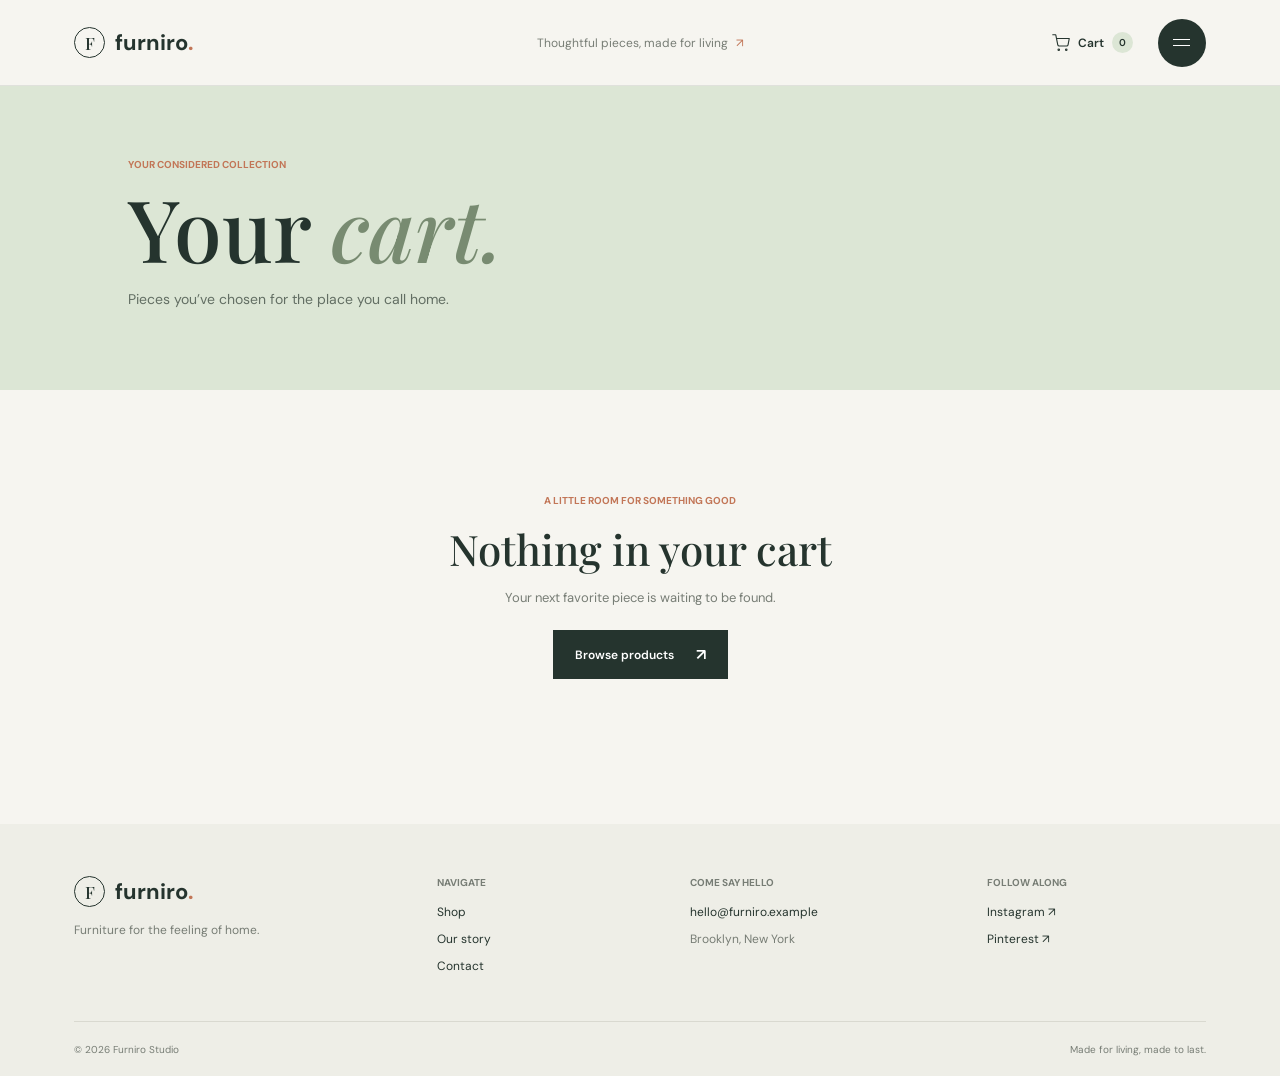
<file: cart.html>
<!DOCTYPE html>
<html lang="en">
<head>
  <meta charset="UTF-8">
  <meta name="viewport" content="width=device-width, initial-scale=1.0">
  <meta name="description" content="Review the pieces in your Furniro shopping cart.">
  <title>Your cart — Furniro</title>
  <link rel="stylesheet" href="style.css">
  <script src="app.js" defer></script>
</head>
<body>
  <header class="site-header">
    <a class="brand" href="index.html" aria-label="Furniro home"><span class="brand-mark">F</span> furniro<span class="brand-period">.</span></a>
    <a class="header-note" href="shop.html">Thoughtful pieces, made for living <span>↗</span></a>
    <div class="header-actions"><a class="cart-link" href="cart.html" aria-label="Shopping cart"><svg class="cart-icon" viewBox="0 0 24 24" aria-hidden="true"><circle cx="9" cy="21" r="1"></circle><circle cx="19" cy="21" r="1"></circle><path d="M1 1h4l2.7 13.4a2 2 0 0 0 2 1.6h9.7a2 2 0 0 0 2-1.6L23 6H6"></path></svg><span>Cart</span><span class="cart-count" aria-live="polite">0</span></a><div class="menu-wrap"><button class="menu-toggle" type="button" aria-label="Open page navigation" aria-expanded="false" aria-controls="page-menu"><span></span><span></span></button><nav class="page-menu" id="page-menu" aria-label="Page navigation" hidden><p class="menu-caption">Explore Furniro</p><a href="index.html" data-page="index.html"><span>01</span> Home</a><a href="shop.html" data-page="shop.html"><span>02</span> Shop</a><a href="about.html" data-page="about.html"><span>03</span> Our story</a><a href="contact.html" data-page="contact.html"><span>04</span> Contact</a><a href="cart.html" data-page="cart.html"><span>05</span> Cart</a></nav></div></div>
  </header>
  <main>
    <section class="page-hero cart-hero"><p class="eyebrow">Your considered collection</p><h1>Your <em>cart.</em></h1><p>Pieces you’ve chosen for the place you call home.</p></section>
    <section class="cart-section page-gutter">
      <div class="cart-empty" id="cart-empty" hidden><p class="eyebrow">A little room for something good</p><h2>Nothing in your cart</h2><p>Your next favorite piece is waiting to be found.</p><a class="button button-dark" href="shop.html#products">Browse products <span>↗</span></a></div>
      <div class="cart-content" id="cart-content" hidden>
        <div class="cart-list-wrap"><div class="cart-list-heading"><span>Item</span><span>Price</span></div><div class="cart-items" id="cart-items"></div></div>
        <aside class="cart-summary"><p class="eyebrow">Order summary</p><div><span>Subtotal</span><strong id="cart-total">$0</strong></div><p>Shipping and taxes are calculated at checkout.</p><button class="button" type="button" disabled>Checkout <span>↗</span></button><a class="continue-shopping" href="shop.html#products">Continue shopping</a></aside>
      </div>
    </section>
  </main>
  <footer class="site-footer"><div class="footer-main"><div class="footer-brand"><a class="brand" href="index.html"><span class="brand-mark">F</span> furniro<span class="brand-period">.</span></a><p>Furniture for the feeling of home.</p></div><div class="footer-links"><p class="eyebrow">Navigate</p><a href="shop.html">Shop</a><a href="about.html">Our story</a><a href="contact.html">Contact</a></div><div class="footer-links"><p class="eyebrow">Come say hello</p><a href="mailto:hello@furniro.example">hello@furniro.example</a><p>Brooklyn, New York</p></div><div class="footer-links"><p class="eyebrow">Follow along</p><a href="https://www.instagram.com/">Instagram ↗</a><a href="https://www.pinterest.com/">Pinterest ↗</a></div></div><div class="footer-bottom"><span>© 2026 Furniro Studio</span><span>Made for living, made to last.</span></div></footer>
</body>
</html>
</file>
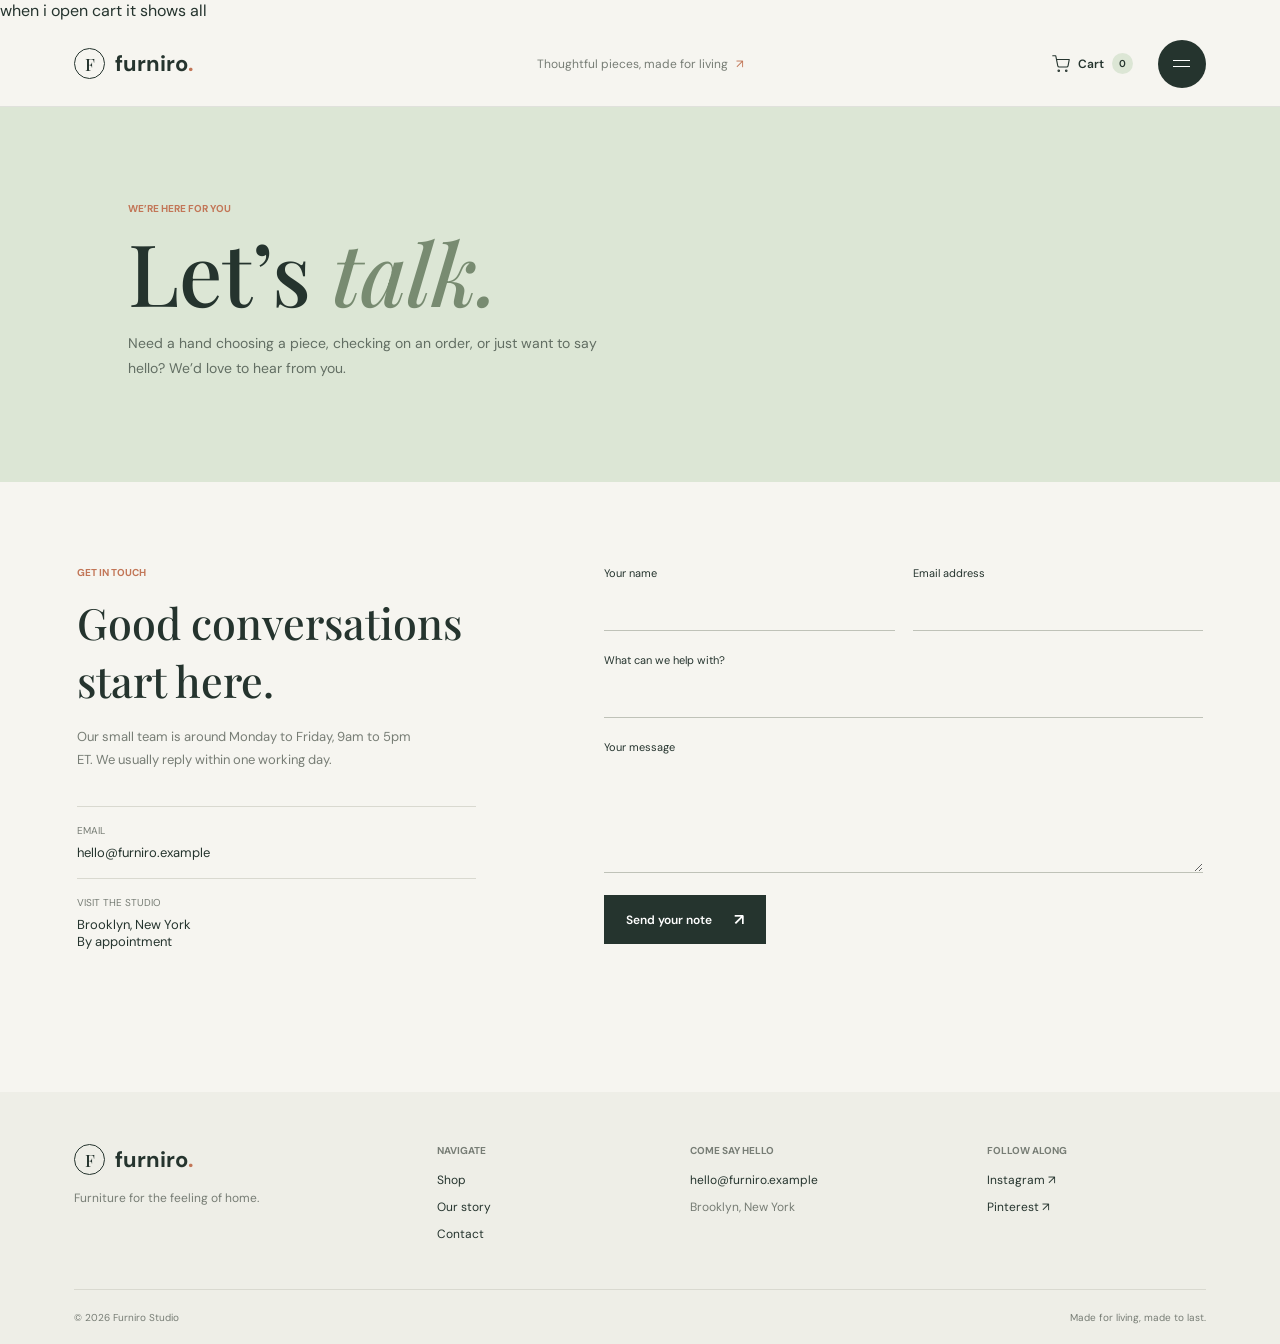
<file: contact.html>
when i open cart it shows all<!DOCTYPE html>
<html lang="en">
<head>
  <meta charset="UTF-8">
  <meta name="viewport" content="width=device-width, initial-scale=1.0">
  <meta name="description" content="Get in touch with Furniro Studio for product, order, and design questions.">
  <title>Contact — Furniro</title>
  <link rel="preconnect" href="https://images.unsplash.com">
  <link rel="stylesheet" href="style.css">
  <script src="app.js" defer></script>
</head>
<body>
  <header class="site-header">
    <a class="brand" href="index.html" aria-label="Furniro home"><span class="brand-mark">F</span> furniro<span class="brand-period">.</span></a>
    <a class="header-note" href="shop.html">Thoughtful pieces, made for living <span>↗</span></a>
    <div class="header-actions"><a class="cart-link" href="cart.html" aria-label="Shopping cart"><svg class="cart-icon" viewBox="0 0 24 24" aria-hidden="true"><circle cx="9" cy="21" r="1"></circle><circle cx="19" cy="21" r="1"></circle><path d="M1 1h4l2.7 13.4a2 2 0 0 0 2 1.6h9.7a2 2 0 0 0 2-1.6L23 6H6"></path></svg><span>Cart</span><span class="cart-count" aria-live="polite">0</span></a><div class="menu-wrap"><button class="menu-toggle" type="button" aria-label="Open page navigation" aria-expanded="false" aria-controls="page-menu"><span></span><span></span></button><nav class="page-menu" id="page-menu" aria-label="Page navigation" hidden><p class="menu-caption">Explore Furniro</p><a href="index.html" data-page="index.html"><span>01</span> Home</a><a href="shop.html" data-page="shop.html"><span>02</span> Shop</a><a href="about.html" data-page="about.html"><span>03</span> Our story</a><a href="contact.html" data-page="contact.html"><span>04</span> Contact</a><a href="cart.html" data-page="cart.html"><span>05</span> Cart</a></nav></div></div>
  </header>
  <main>
    <section class="page-hero"><p class="eyebrow">We’re here for you</p><h1>Let’s <em>talk.</em></h1><p>Need a hand choosing a piece, checking on an order, or just want to say hello? We’d love to hear from you.</p></section>
    <section class="contact-layout page-gutter">
      <div class="contact-details"><p class="eyebrow">Get in touch</p><h2>Good conversations start here.</h2><p>Our small team is around Monday to Friday, 9am to 5pm ET. We usually reply within one working day.</p><div class="contact-line"><span>Email</span><a href="mailto:hello@furniro.example">hello@furniro.example</a></div><div class="contact-line"><span>Visit the studio</span><p>Brooklyn, New York<br>By appointment</p></div></div>
      <form class="contact-form"><div class="field"><label for="contact-name">Your name</label><input id="contact-name" name="name" type="text" autocomplete="name" required></div><div class="field"><label for="contact-email">Email address</label><input id="contact-email" name="email" type="email" autocomplete="email" required></div><div class="field field-full"><label for="contact-topic">What can we help with?</label><input id="contact-topic" name="topic" type="text" required></div><div class="field field-full"><label for="contact-message">Your message</label><textarea id="contact-message" name="message" rows="5" required></textarea></div><button class="button" type="submit">Send your note <span>↗</span></button><p class="form-message" aria-live="polite"></p></form>
    </section>
  </main>
  <footer class="site-footer"><div class="footer-main"><div class="footer-brand"><a class="brand" href="index.html"><span class="brand-mark">F</span> furniro<span class="brand-period">.</span></a><p>Furniture for the feeling of home.</p></div><div class="footer-links"><p class="eyebrow">Navigate</p><a href="shop.html">Shop</a><a href="about.html">Our story</a><a href="contact.html">Contact</a></div><div class="footer-links"><p class="eyebrow">Come say hello</p><a href="mailto:hello@furniro.example">hello@furniro.example</a><p>Brooklyn, New York</p></div><div class="footer-links"><p class="eyebrow">Follow along</p><a href="https://www.instagram.com/">Instagram ↗</a><a href="https://www.pinterest.com/">Pinterest ↗</a></div></div><div class="footer-bottom"><span>© 2026 Furniro Studio</span><span>Made for living, made to last.</span></div></footer>
</body>
</html>
</file>
<file: style.css>
@import url('https://fonts.googleapis.com/css2?family=DM+Sans:wght@400;500;600;700&family=Playfair+Display:ital,wght@0,500;0,600;1,500;1,600&display=swap');

:root {
  --ink: #25342e;
  --muted: #777d75;
  --paper: #f6f5f0;
  --white: #fffefa;
  --green: #dce6d5;
  --line: #d9d9d0;
  --accent: #c27657;
  --serif: 'Playfair Display', Georgia, serif;
  --sans: 'DM Sans', 'Trebuchet MS', sans-serif;
}

* { box-sizing: border-box; }
html { scroll-behavior: smooth; }
body { margin: 0; background: var(--paper); color: var(--ink); font-family: var(--sans); -webkit-font-smoothing: antialiased; }
img { display: block; width: 100%; }
a { color: inherit; text-decoration: none; }
button, input, textarea { font: inherit; }
button, a { -webkit-tap-highlight-color: transparent; }
.visually-hidden { position: absolute; width: 1px; height: 1px; padding: 0; margin: -1px; overflow: hidden; clip: rect(0, 0, 0, 0); white-space: nowrap; border: 0; }
.page-gutter { padding-left: max(6vw, calc((100vw - 1320px) / 2)); padding-right: max(6vw, calc((100vw - 1320px) / 2)); }

.site-header { height: 86px; padding: 0 5.8vw; display: flex; align-items: center; justify-content: space-between; position: relative; z-index: 20; background: var(--paper); border-bottom: 1px solid rgba(37, 52, 46, .1); }
.brand { display: inline-flex; align-items: center; gap: 10px; font-size: 22px; font-weight: 700; letter-spacing: 0; }
.brand-mark { display: grid; place-items: center; width: 31px; height: 31px; border: 1px solid var(--ink); border-radius: 50%; font-family: var(--serif); font-size: 17px; font-weight: 500; }
.brand-period { color: var(--accent); margin-left: -10px; }
.header-note { position: absolute; left: 50%; transform: translateX(-50%); color: var(--muted); font-size: 12px; }
.header-note span { color: var(--accent); padding-left: 5px; }
.header-actions { display: flex; align-items: center; gap: 25px; }
.cart-link { display: inline-flex; align-items: center; gap: 8px; color: var(--ink); font-size: 12px; font-weight: 600; transition: color .2s; }
.cart-link:hover { color: var(--accent); }
.cart-icon { width: 18px; height: 18px; fill: none; stroke: currentColor; stroke-width: 1.5; stroke-linecap: round; stroke-linejoin: round; transition: transform .2s; }
.cart-link:hover .cart-icon { transform: translateY(-2px); }
.cart-count { display: inline-grid; place-items: center; min-width: 21px; height: 21px; padding: 0 5px; border-radius: 50%; background: var(--green); color: var(--ink); font-size: 10px; font-weight: 600; }
.menu-wrap { position: relative; }
.menu-toggle { width: 48px; height: 48px; display: grid; align-content: center; justify-items: center; gap: 5px; border: 0; border-radius: 50%; background: var(--ink); cursor: pointer; transition: background .2s, transform .2s; }
.menu-toggle:hover { background: var(--accent); transform: rotate(-5deg); }
.menu-toggle span { width: 17px; height: 1px; background: white; transition: transform .2s; }
.menu-toggle[aria-expanded="true"] span:first-child { transform: translateY(3px) rotate(45deg); }
.menu-toggle[aria-expanded="true"] span:last-child { transform: translateY(-3px) rotate(-45deg); }
.page-menu { position: absolute; top: 60px; right: 0; width: 260px; padding: 20px 22px 17px; background: var(--white); box-shadow: 0 18px 50px rgba(37, 52, 46, .16); border: 1px solid var(--line); animation: menu-in .18s ease-out; }
.page-menu[hidden] { display: none; }
.menu-caption, .eyebrow { margin: 0 0 14px; font-size: 10px; font-weight: 700; letter-spacing: 0; text-transform: uppercase; color: var(--accent); }
.page-menu a { display: flex; align-items: baseline; gap: 14px; padding: 12px 0; border-top: 1px solid var(--line); font-family: var(--serif); font-size: 21px; transition: color .15s, padding-left .15s; }
.page-menu a:hover, .page-menu a[aria-current="page"] { color: var(--accent); padding-left: 5px; }
.page-menu a span { font-family: var(--sans); color: var(--muted); font-size: 10px; }
@keyframes menu-in { from { opacity: 0; transform: translateY(-6px); } to { opacity: 1; transform: translateY(0); } }

.hero { min-height: 600px; position: relative; display: flex; align-items: center; overflow: hidden; background: #686a5b; color: #fffefa; }
.hero::after { content: ''; position: absolute; inset: 0; background: linear-gradient(90deg, rgba(21, 32, 27, .73) 0%, rgba(21, 32, 27, .32) 48%, rgba(21, 32, 27, .05) 100%); }
.hero-image { position: absolute; inset: 0; height: 100%; object-fit: cover; object-position: center 54%; }
.hero-copy { position: relative; z-index: 1; width: min(590px, 52vw); margin-left: 12vw; padding: 50px 0 70px; }
.hero-copy .eyebrow { color: #e6d6bd; }
.hero h1, .page-hero h1 { margin: 0 0 22px; font-family: var(--serif); font-size: clamp(56px, 7.4vw, 100px); line-height: .99; font-weight: 500; }
.hero h1 em, .page-hero h1 em, .intro-section h2 em, .story-copy h2 em { color: #d8e2c9; font-weight: 500; }
.hero-copy > p:not(.eyebrow) { max-width: 390px; margin: 0 0 28px; color: rgba(255, 254, 250, .82); font-size: 15px; line-height: 1.75; }
.button { min-height: 49px; display: inline-flex; justify-content: center; align-items: center; gap: 22px; padding: 0 22px; font-size: 12px; font-weight: 600; transition: background .2s, color .2s, transform .2s; }
.button span { font-size: 16px; }
.button-dark { background: var(--white); color: var(--ink); }
.button-dark:hover { background: var(--green); transform: translateY(-2px); }
.button-outline { border: 1px solid rgba(255,255,255,.7); color: white; }
.button-outline:hover { background: white; color: var(--ink); }
.hero-index { position: absolute; z-index: 1; right: 6vw; bottom: 38px; display: flex; align-items: center; gap: 12px; font-size: 11px; }
.index-rule { display: block; width: 76px; height: 1px; background: rgba(255,255,255,.6); }
.hero-caption { position: absolute; z-index: 1; left: 5.8vw; bottom: 29px; margin: 0; font-size: 10px; color: rgba(255,255,255,.75); text-transform: uppercase; }

.intro-section { padding-top: 112px; padding-bottom: 112px; text-align: center; }
.intro-section .eyebrow { margin-bottom: 17px; }
.intro-section h2, .section-heading h2, .newsletter-section h2 { margin: 0; font-family: var(--serif); font-size: clamp(34px, 4vw, 52px); line-height: 1.13; font-weight: 500; }
.intro-section h2 em { color: #8c9b7f; }
.intro-copy { max-width: 445px; margin: 20px auto 0; color: var(--muted); font-size: 14px; line-height: 1.8; }
.collection-section, .featured-section { padding-top: 25px; padding-bottom: 105px; }
.section-heading { display: flex; align-items: end; justify-content: space-between; gap: 25px; margin-bottom: 32px; }
.section-heading .eyebrow { margin-bottom: 11px; }
.section-heading h2 { font-size: 36px; }
.text-link { display: inline-flex; align-items: center; gap: 14px; padding-bottom: 6px; border-bottom: 1px solid var(--ink); font-size: 12px; white-space: nowrap; }
.text-link span { color: var(--accent); font-size: 15px; }
.room-grid { display: grid; grid-template-columns: 1.1fr .9fr .9fr; align-items: start; gap: 18px; }
.room-tile { position: relative; display: block; height: 420px; overflow: hidden; background: var(--green); }
.room-tile:nth-child(2) { margin-top: 48px; height: 380px; }
.room-tile:nth-child(3) { margin-top: 95px; height: 335px; }
.room-tile::after { content: ''; position: absolute; inset: 45% 0 0; background: linear-gradient(transparent, rgba(22, 33, 28, .52)); }
.room-tile img { height: 100%; object-fit: cover; transition: transform .7s cubic-bezier(.2,.7,.2,1); }
.room-tile:hover img, .product-image:hover img { transform: scale(1.04); }
.room-tile > span { position: absolute; z-index: 1; bottom: 19px; left: 20px; color: white; font-size: 12px; }
.featured-section { padding-top: 55px; background: #eeeee7; }
.product-grid { display: grid; grid-template-columns: repeat(3, 1fr); gap: 24px 18px; }
.product-card { min-width: 0; }
.product-image { height: 330px; display: block; position: relative; overflow: hidden; background: #e3e0d7; }
.product-image img { height: 100%; object-fit: cover; transition: transform .7s cubic-bezier(.2,.7,.2,1); }
.product-tag { position: absolute; top: 13px; left: 13px; padding: 7px 10px; background: var(--white); font-size: 9px; }
.product-tag-new { background: var(--green); }
.product-info { display: flex; justify-content: space-between; gap: 12px; padding-top: 15px; }
.product-info h3 { margin: 0 0 5px; font-family: var(--serif); font-size: 18px; font-weight: 500; }
.product-info p { margin: 0; color: var(--muted); font-size: 11px; }
.product-info strong { font-size: 12px; font-weight: 600; white-space: nowrap; }
.story-band { display: grid; grid-template-columns: 1fr 1fr; min-height: 540px; background: #394b40; color: var(--white); }
.story-image { min-height: 460px; overflow: hidden; }
.story-image img { height: 100%; object-fit: cover; }
.story-copy { max-width: 560px; align-self: center; padding: 70px 10vw; }
.story-copy .eyebrow { color: #e0ad95; }
.story-copy h2 { margin: 0 0 17px; font-family: var(--serif); font-size: clamp(48px, 5vw, 68px); line-height: 1.03; font-weight: 500; }
.story-copy p:not(.eyebrow) { max-width: 390px; margin: 0 0 27px; color: rgba(255,254,250,.75); font-size: 13px; line-height: 1.8; }
.newsletter-section { display: flex; align-items: center; justify-content: space-between; gap: 50px; padding-top: 76px; padding-bottom: 76px; border-bottom: 1px solid var(--line); }
.newsletter-section .eyebrow { margin-bottom: 12px; }
.newsletter-section h2 { font-size: 34px; }
.newsletter-section > div > p:last-child { margin: 12px 0 0; color: var(--muted); font-size: 12px; }
.newsletter-form { width: min(410px, 45%); position: relative; display: flex; align-items: center; border-bottom: 1px solid var(--ink); }
.newsletter-form input { width: 100%; height: 48px; border: 0; outline: 0; background: transparent; font-size: 12px; }
.newsletter-form button { flex: none; padding: 10px 0 10px 15px; border: 0; background: transparent; cursor: pointer; font-size: 12px; }
.newsletter-form button span { color: var(--accent); margin-left: 8px; }
.form-message { position: absolute; top: 100%; left: 0; margin: 7px 0; color: var(--muted); font-size: 11px; }

.site-footer { padding: 52px 5.8vw 0; background: #eeeee7; }
.footer-main { display: grid; grid-template-columns: 1.5fr 1fr 1.2fr 1fr; gap: 35px; padding-bottom: 47px; }
.footer-brand > p { margin: 15px 0 0; color: var(--muted); font-size: 12px; }
.footer-links { display: flex; flex-direction: column; align-items: flex-start; gap: 11px; font-size: 12px; }
.footer-links .eyebrow { margin-bottom: 4px; color: var(--muted); }
.footer-links > p:not(.eyebrow) { margin: 0; color: var(--muted); }
.footer-links a:hover { color: var(--accent); }
.footer-bottom { min-height: 55px; display: flex; align-items: center; justify-content: space-between; border-top: 1px solid var(--line); color: var(--muted); font-size: 10px; }

.page-hero { min-height: 375px; padding: 72px 10vw 78px; display: flex; flex-direction: column; justify-content: center; background: var(--green); }
.page-hero .eyebrow { color: var(--accent); }
.page-hero h1 { max-width: 780px; margin-bottom: 17px; color: var(--ink); font-size: clamp(52px, 7vw, 86px); }
.page-hero h1 em { color: #788b71; }
.page-hero > p:last-child { max-width: 490px; margin: 0; color: #626e63; font-size: 14px; line-height: 1.8; }
.shop-toolbar { display: flex; flex-wrap: wrap; align-items: center; justify-content: space-between; gap: 20px; padding-top: 36px; padding-bottom: 28px; border-bottom: 1px solid var(--line); }
.filter-list { display: flex; flex-wrap: wrap; gap: 8px; }
.filter-button { padding: 10px 15px; border: 1px solid var(--line); border-radius: 0; background: transparent; color: var(--muted); cursor: pointer; font-size: 11px; transition: color .15s, background .15s, border-color .15s; }
.filter-button:hover, .filter-button[aria-pressed="true"] { border-color: var(--ink); background: var(--ink); color: white; }
.shop-search { width: min(250px, 100%); height: 38px; padding: 0 12px; border: 1px solid var(--line); background: var(--white); font-size: 11px; }
.shop-results { padding-top: 30px; padding-bottom: 100px; }
.shop-results .product-grid { grid-template-columns: repeat(4, 1fr); gap: 40px 16px; }
.shop-results .product-image { height: clamp(200px, 24vw, 315px); }
.product-buy-row { display: flex; align-items: center; justify-content: space-between; gap: 10px; margin-top: 12px; }
.add-to-cart { border: 0; border-bottom: 1px solid var(--ink); padding: 5px 0; background: none; cursor: pointer; font-size: 10px; }
.add-to-cart:hover { color: var(--accent); border-color: var(--accent); }
.no-results { padding: 60px 0; text-align: center; color: var(--muted); }

.cart-hero { min-height: 300px; }
.cart-section { min-height: 410px; padding-top: 62px; padding-bottom: 90px; }
.cart-empty[hidden], .cart-content[hidden] { display: none; }
.cart-empty { padding: 42px 20px 55px; text-align: center; }
.cart-empty .eyebrow { margin-bottom: 14px; }
.cart-empty h2 { margin: 0; font-family: var(--serif); font-size: 42px; font-weight: 500; }
.cart-empty > p:not(.eyebrow) { margin: 12px 0 24px; color: var(--muted); font-size: 13px; }
.cart-empty .button, .cart-summary .button { background: var(--ink); color: white; }
.cart-empty .button:hover, .cart-summary .button:hover { background: var(--accent); }
.cart-content { display: grid; grid-template-columns: minmax(0, 1fr) 300px; gap: 60px; align-items: start; }
.cart-list-heading { display: grid; grid-template-columns: 1fr 100px; padding: 0 0 13px; border-bottom: 1px solid var(--ink); font-size: 10px; text-transform: uppercase; }
.cart-list-heading span:last-child { text-align: right; }
.cart-item { display: grid; grid-template-columns: 110px minmax(0, 1fr) 90px; gap: 17px; align-items: center; padding: 18px 0; border-bottom: 1px solid var(--line); }
.cart-item > img { width: 110px; height: 110px; object-fit: cover; background: var(--green); }
.cart-item-details h2 { margin: 0 0 6px; font-family: var(--serif); font-size: 19px; font-weight: 500; }
.cart-item-details p { margin: 0 0 12px; color: var(--muted); font-size: 11px; }
.cart-item-details strong { font-size: 12px; }
.cart-item > strong { justify-self: end; align-self: start; padding-top: 4px; font-size: 12px; }
.cart-item-controls { grid-column: 2 / 4; display: flex; align-items: center; gap: 12px; }
.cart-item-controls button { display: grid; place-items: center; width: 27px; height: 27px; border: 1px solid var(--line); background: transparent; cursor: pointer; }
.cart-item-controls button:hover { border-color: var(--ink); }
.cart-item-controls span { min-width: 34px; text-align: center; color: var(--muted); font-size: 10px; }
.cart-item-controls .cart-remove { width: 32px; height: 32px; margin-left: auto; border-color: transparent; color: var(--muted); }
.cart-item-controls .cart-remove:hover { border-color: var(--line); background: var(--white); color: var(--accent); }
.cart-summary { padding: 24px; background: #eeeee7; }
.cart-summary .eyebrow { margin-bottom: 19px; }
.cart-summary > div { display: flex; justify-content: space-between; gap: 15px; padding-bottom: 17px; border-bottom: 1px solid var(--line); font-size: 12px; }
.cart-summary > div strong { font-size: 14px; }
.cart-summary > p:not(.eyebrow) { margin: 14px 0 20px; color: var(--muted); font-size: 10px; line-height: 1.7; }
.cart-summary .button { width: 100%; border: 0; justify-content: space-between; cursor: not-allowed; opacity: .55; }
.continue-shopping { display: block; margin-top: 17px; text-align: center; font-size: 11px; text-decoration: underline; text-underline-offset: 4px; }

.about-intro { display: grid; grid-template-columns: .8fr 1.2fr; gap: 9vw; padding-top: 100px; padding-bottom: 100px; }
.about-intro h2 { margin: 0; font-family: var(--serif); font-size: clamp(36px, 4vw, 54px); line-height: 1.12; font-weight: 500; }
.about-intro > div > p { max-width: 520px; margin: 0 0 18px; color: var(--muted); font-size: 14px; line-height: 1.9; }
.about-image { height: min(62vw, 680px); min-height: 390px; overflow: hidden; background: var(--green); }
.about-image img { height: 100%; object-fit: cover; }
.values-section { padding-top: 95px; padding-bottom: 100px; }
.values-grid { display: grid; grid-template-columns: repeat(3, 1fr); gap: 24px; margin-top: 36px; }
.value-item { padding-top: 20px; border-top: 1px solid var(--line); }
.value-item span { color: var(--accent); font-size: 11px; }
.value-item h3 { margin: 25px 0 10px; font-family: var(--serif); font-size: 23px; font-weight: 500; }
.value-item p { max-width: 310px; margin: 0; color: var(--muted); font-size: 12px; line-height: 1.8; }
.contact-layout { display: grid; grid-template-columns: .8fr 1.2fr; gap: 10vw; padding-top: 84px; padding-bottom: 110px; }
.contact-details h2 { margin: 0 0 16px; font-family: var(--serif); font-size: 43px; font-weight: 500; }
.contact-details > p:not(.eyebrow) { max-width: 340px; margin: 0 0 34px; color: var(--muted); font-size: 13px; line-height: 1.8; }
.contact-line { padding: 17px 0; border-top: 1px solid var(--line); }
.contact-line span { display: block; margin-bottom: 7px; color: var(--muted); font-size: 10px; text-transform: uppercase; }
.contact-line a, .contact-line p { margin: 0; font-size: 13px; }
.contact-form { display: grid; grid-template-columns: 1fr 1fr; gap: 22px 18px; align-content: start; }
.field { display: flex; flex-direction: column; gap: 9px; }
.field-full { grid-column: 1 / -1; }
.field label { font-size: 11px; }
.field input, .field textarea { width: 100%; border: 0; border-bottom: 1px solid #bfc2b8; border-radius: 0; outline: 0; padding: 12px 0; background: transparent; color: var(--ink); font-size: 13px; resize: vertical; }
.field input:focus, .field textarea:focus { border-color: var(--accent); }
.contact-form .button { justify-self: start; border: 0; background: var(--ink); color: white; cursor: pointer; }
.contact-form .button:hover { background: var(--accent); }
.contact-form .form-message { position: static; grid-column: 1 / -1; margin: -10px 0 0; }

@media (max-width: 800px) {
  .site-header { height: 74px; padding: 0 5vw; }
  .header-note { display: none; }
  .hero { min-height: 560px; }
  .hero-copy { width: 70%; margin-left: 8vw; }
  .room-grid { grid-template-columns: 1fr 1fr; }
  .room-tile { height: 340px; }
  .room-tile:nth-child(2) { margin-top: 38px; height: 300px; }
  .room-tile:nth-child(3) { margin-top: -30px; height: 310px; }
  .home-products { grid-template-columns: repeat(2, 1fr); }
  .home-products .product-card:last-child { display: none; }
  .product-image { height: 300px; }
  .story-band { grid-template-columns: 1fr 1fr; }
  .story-copy { padding: 45px 7vw; }
  .shop-results .product-grid { grid-template-columns: repeat(2, 1fr); }
  .shop-results .product-image { height: clamp(220px, 42vw, 330px); }
  .cart-content { grid-template-columns: 1fr; gap: 35px; }
  .about-intro, .contact-layout { gap: 6vw; }
  .footer-main { grid-template-columns: 1.3fr 1fr; }
}
@media (max-width: 540px) {
  .page-gutter { padding-left: 6vw; padding-right: 6vw; }
  .brand { font-size: 19px; }
  .brand-mark { width: 28px; height: 28px; }
  .header-actions { gap: 14px; }
  .menu-toggle { width: 43px; height: 43px; }
  .page-menu { right: -2px; width: min(280px, calc(100vw - 30px)); }
  .hero { min-height: 610px; align-items: end; }
  .hero::after { background: linear-gradient(0deg, rgba(21,32,27,.82), rgba(21,32,27,.06) 100%); }
  .hero-image { object-position: 58% center; }
  .hero-copy { width: auto; margin: 0; padding: 0 7vw 100px; }
  .hero h1 { font-size: 64px; }
  .hero-index { right: 7vw; bottom: 29px; }
  .hero-caption { left: 7vw; bottom: 20px; font-size: 9px; }
  .intro-section { padding-top: 75px; padding-bottom: 75px; }
  .intro-section h2 { font-size: 37px; }
  .collection-section, .featured-section { padding-bottom: 75px; }
  .section-heading { align-items: start; flex-direction: column; gap: 17px; }
  .section-heading h2 { font-size: 31px; }
  .room-grid { gap: 11px; }
  .room-tile { height: 270px; }
  .room-tile:nth-child(2) { margin-top: 26px; height: 235px; }
  .room-tile:nth-child(3) { margin-top: -35px; height: 250px; }
  .room-tile > span { left: 11px; bottom: 12px; font-size: 10px; }
  .home-products { gap: 27px 12px; }
  .product-image { height: 220px; }
  .product-info h3 { font-size: 15px; }
  .product-info p { font-size: 10px; }
  .product-info strong { font-size: 11px; }
  .product-tag { top: 8px; left: 8px; padding: 6px 7px; }
  .story-band { grid-template-columns: 1fr; }
  .story-image { min-height: 300px; height: 76vw; }
  .story-copy { padding: 55px 7vw 60px; }
  .newsletter-section { align-items: stretch; flex-direction: column; gap: 25px; padding-top: 55px; padding-bottom: 60px; }
  .newsletter-section h2 { font-size: 30px; }
  .newsletter-form { width: 100%; }
  .site-footer { padding: 42px 6vw 0; }
  .footer-main { grid-template-columns: 1fr 1fr; gap: 30px 18px; }
  .footer-brand { grid-column: 1 / -1; }
  .footer-bottom { gap: 14px; font-size: 9px; }
  .footer-bottom span:last-child { text-align: right; }
  .page-hero { min-height: 330px; padding: 58px 7vw; }
  .page-hero h1 { font-size: 57px; }
  .shop-toolbar { align-items: stretch; }
  .filter-list { gap: 6px; }
  .filter-button { padding: 9px 11px; font-size: 10px; }
  .shop-search { width: 100%; }
  .shop-results { padding-bottom: 70px; }
  .shop-results .product-grid { gap: 30px 12px; }
  .shop-results .product-image { height: 220px; }
  .cart-section { padding-top: 35px; padding-bottom: 60px; }
  .cart-empty { padding: 48px 0; }
  .cart-empty h2 { font-size: 34px; }
  .cart-item { grid-template-columns: 82px minmax(0, 1fr) 58px; gap: 11px; }
  .cart-item > img { width: 82px; height: 96px; }
  .cart-item-details h2 { font-size: 16px; }
  .cart-item-details p { font-size: 10px; }
  .cart-item-controls { gap: 8px; }
  .product-buy-row { align-items: flex-start; flex-direction: column; }
  .about-intro, .contact-layout { grid-template-columns: 1fr; padding-top: 65px; padding-bottom: 70px; }
  .about-intro { gap: 24px; }
  .about-intro h2 { font-size: 39px; }
  .about-image { height: 95vw; min-height: 310px; }
  .values-section { padding-top: 70px; padding-bottom: 75px; }
  .values-grid { grid-template-columns: 1fr; gap: 25px; }
  .value-item h3 { margin-top: 17px; }
  .contact-layout { gap: 48px; }
  .contact-form { grid-template-columns: 1fr; }
  .field-full { grid-column: auto; }
}
@media (prefers-reduced-motion: reduce) {
  *, *::before, *::after { scroll-behavior: auto !important; animation-duration: .01ms !important; transition-duration: .01ms !important; }
}
</file>
